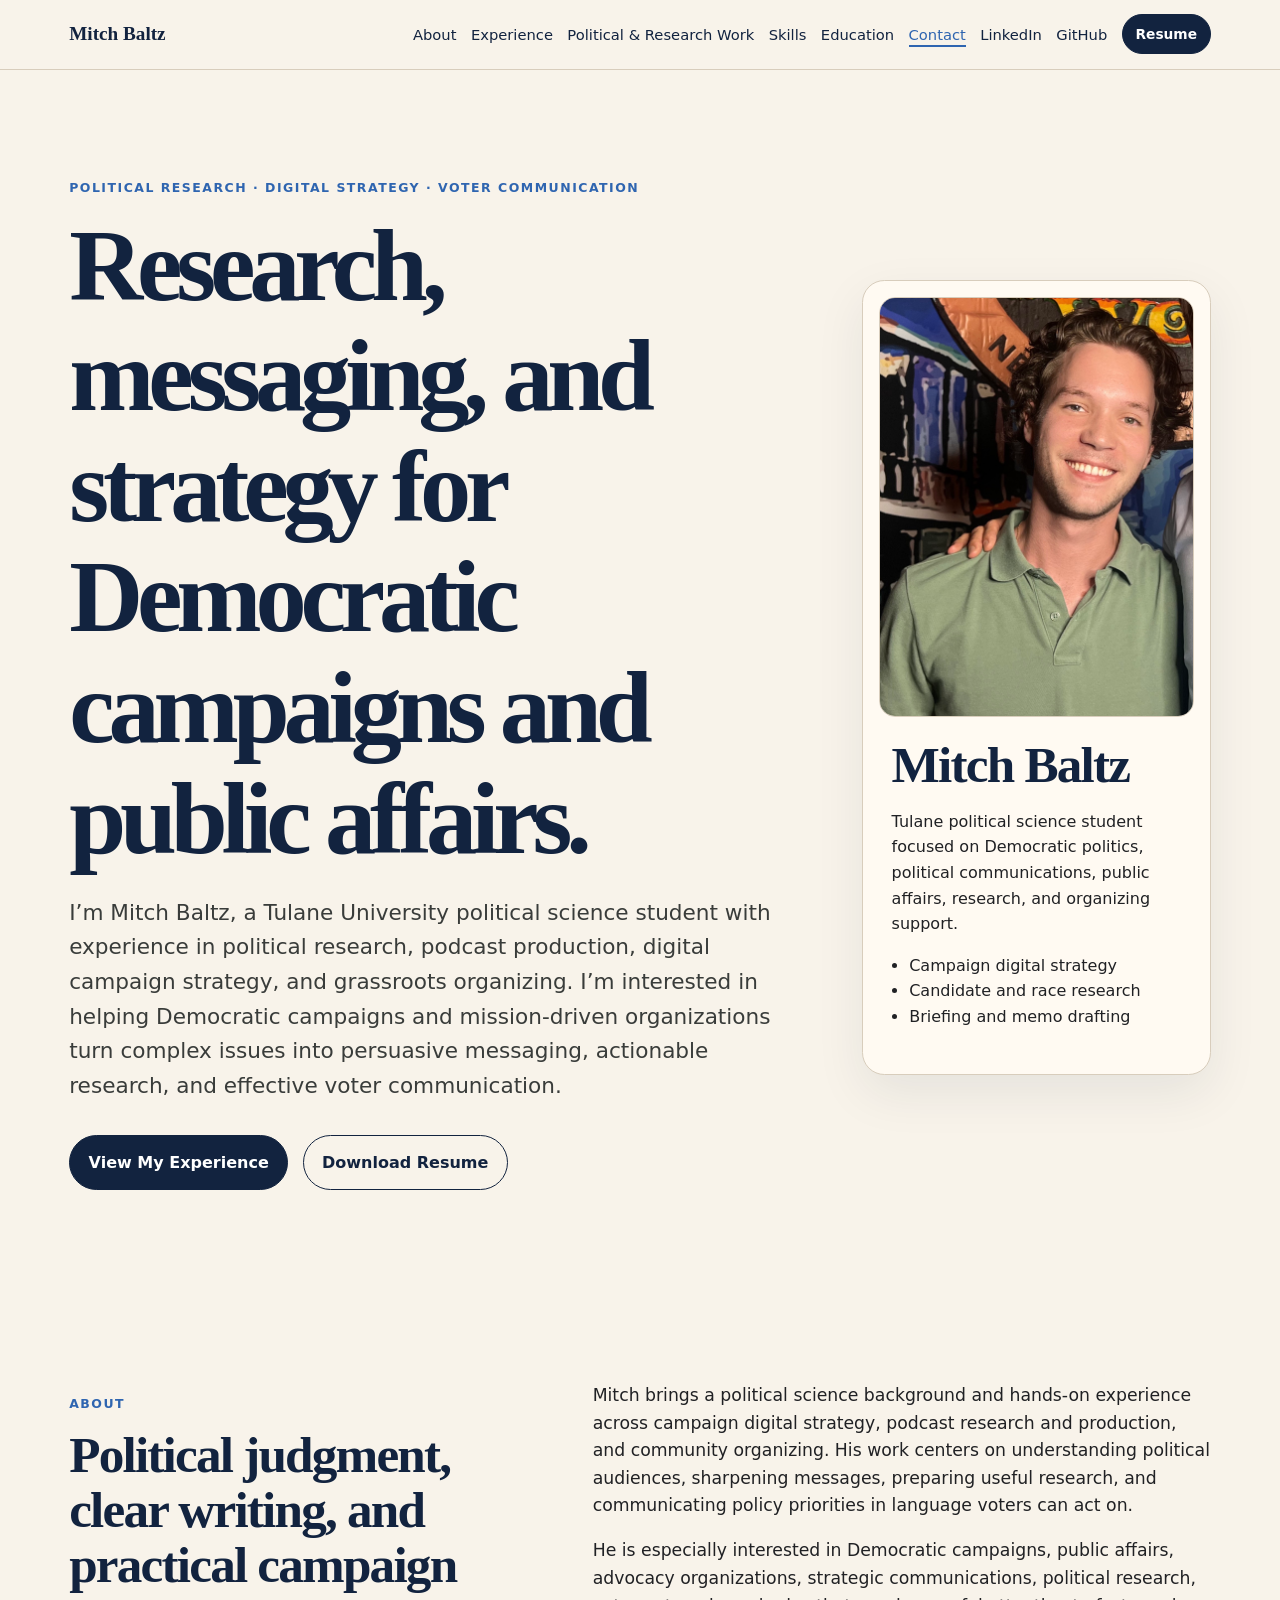
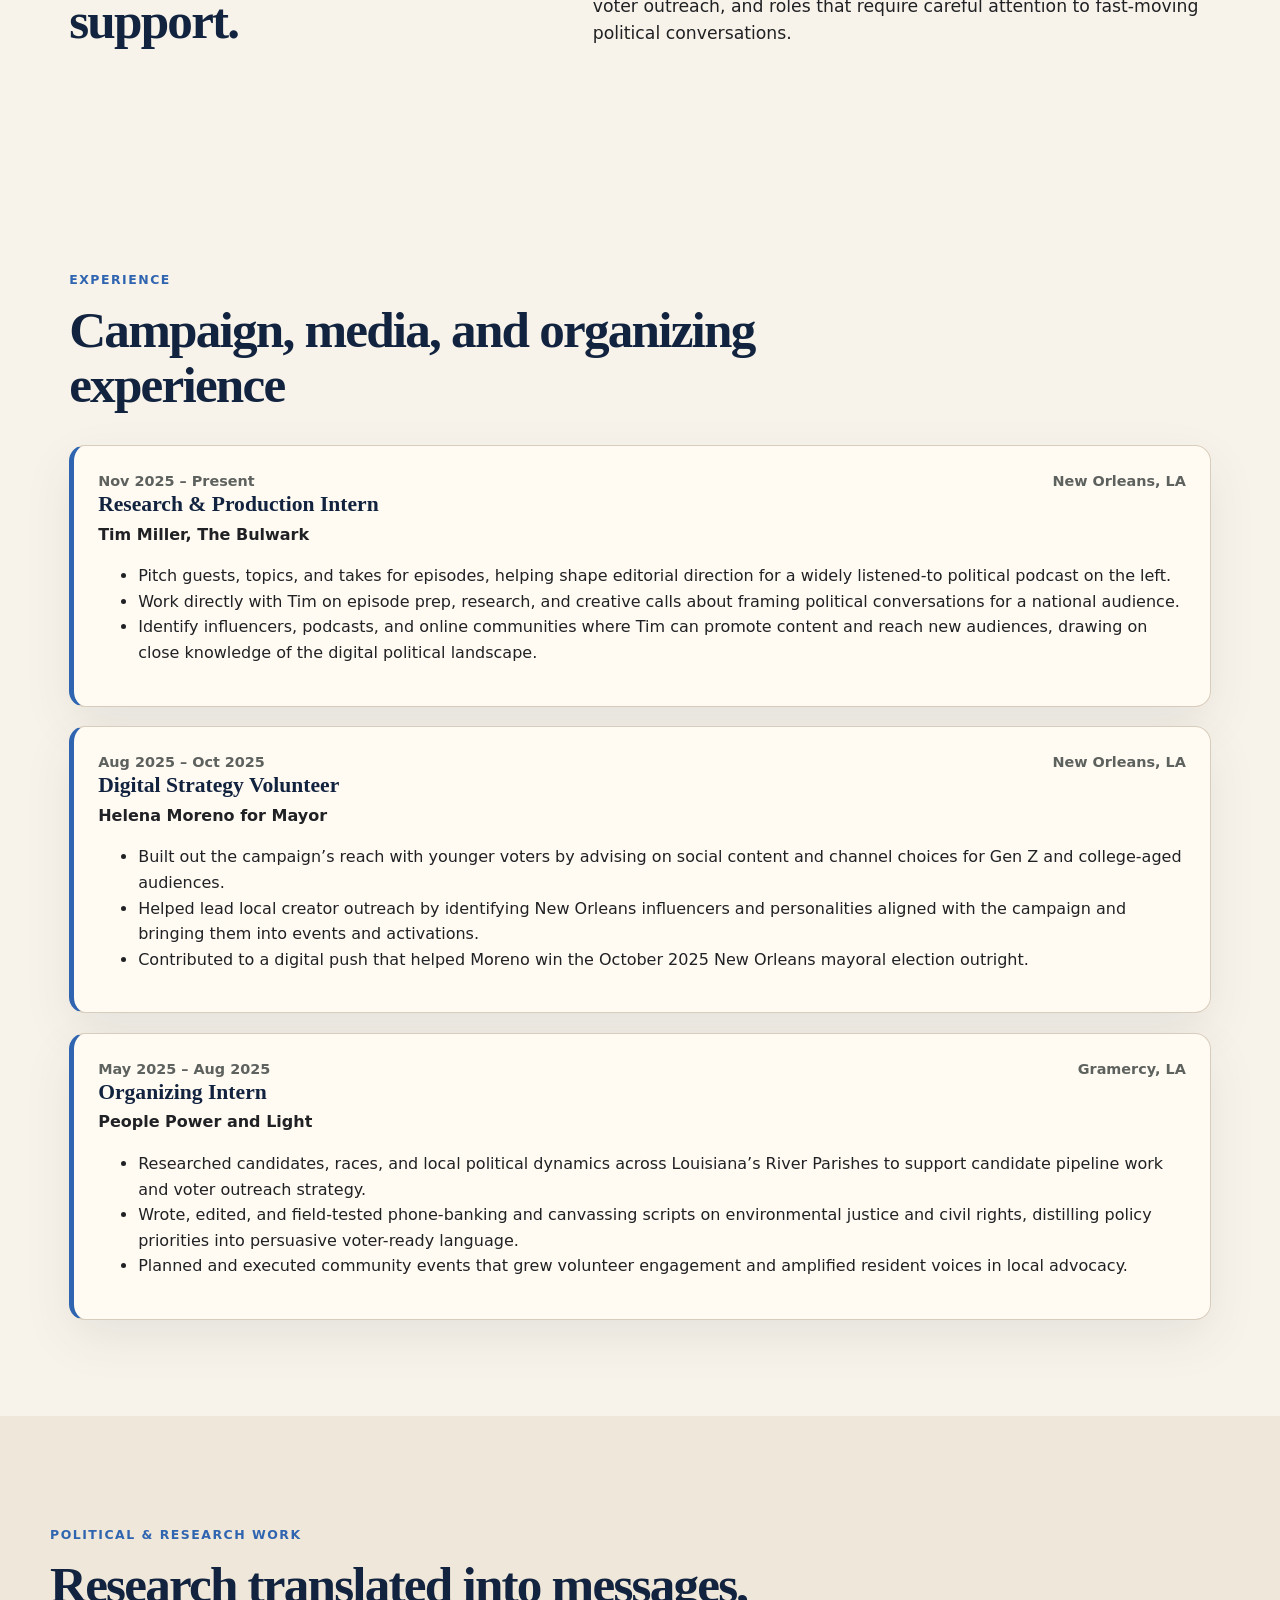
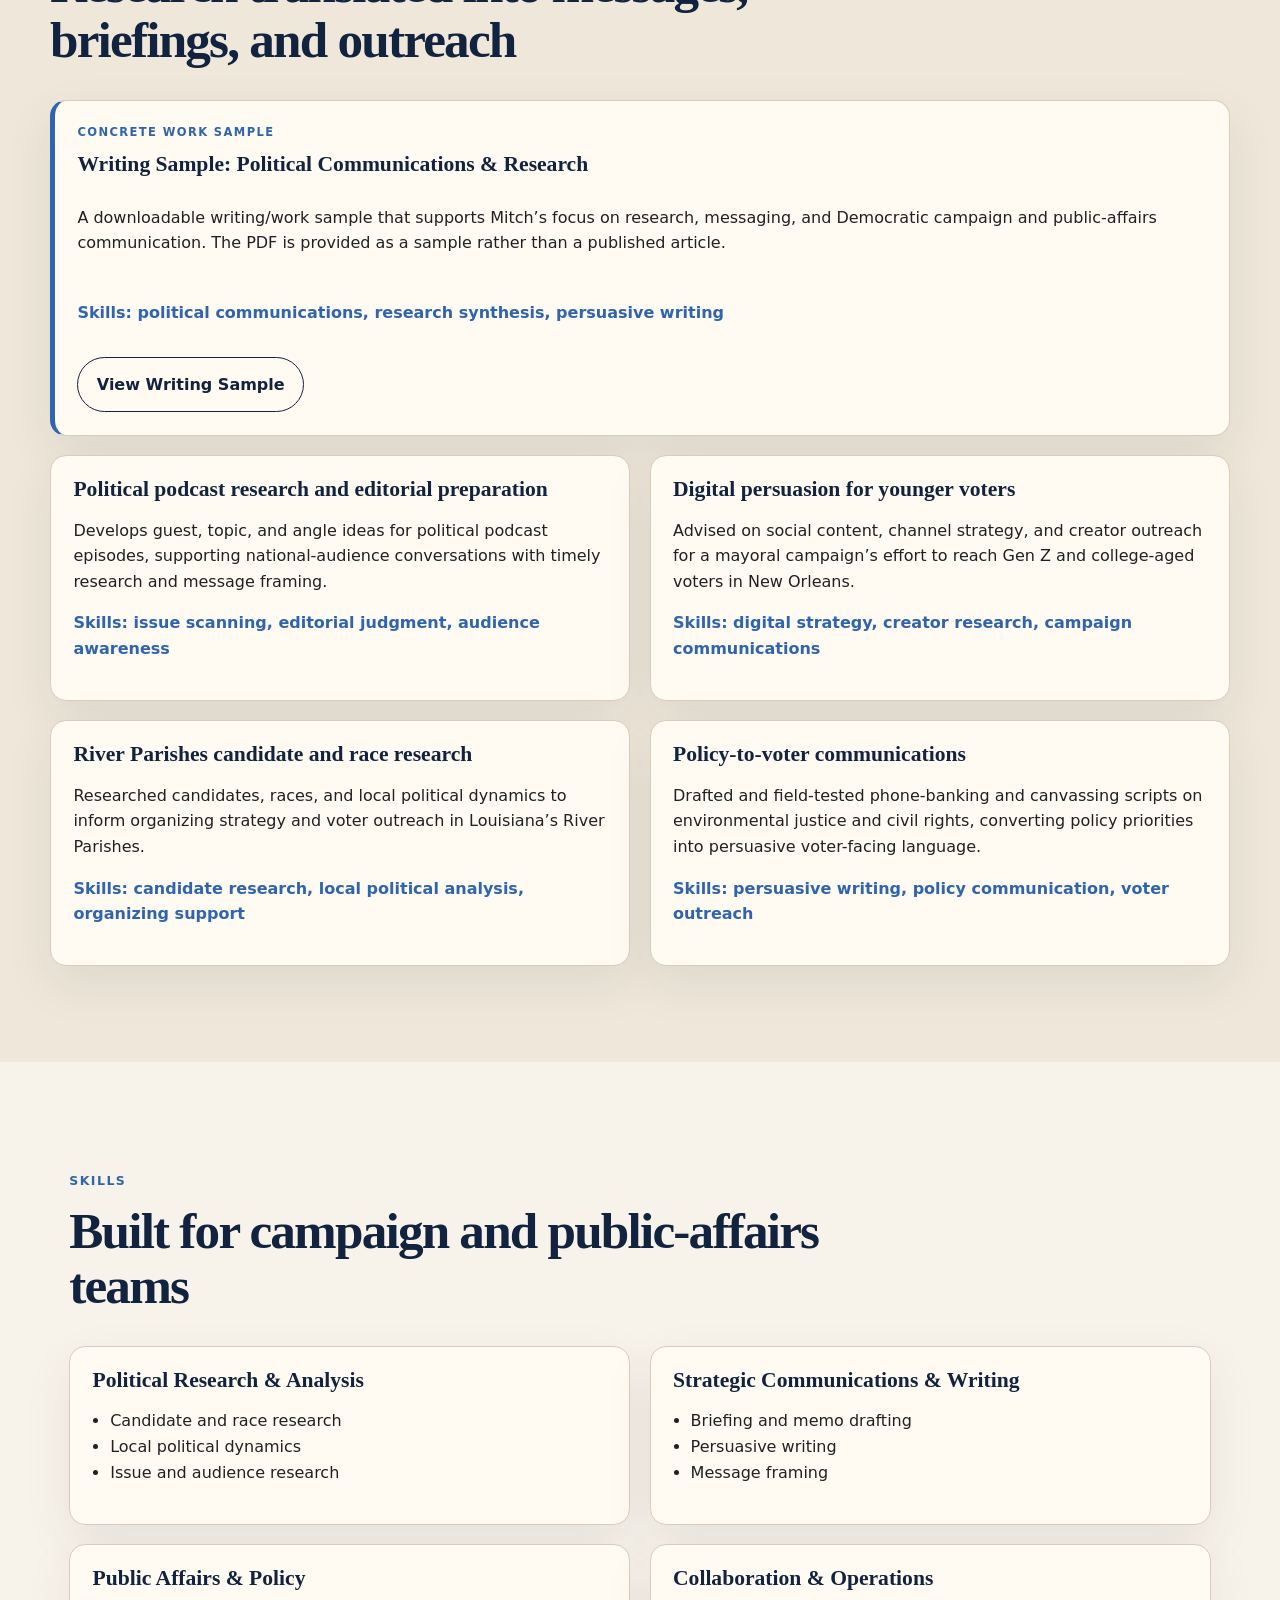
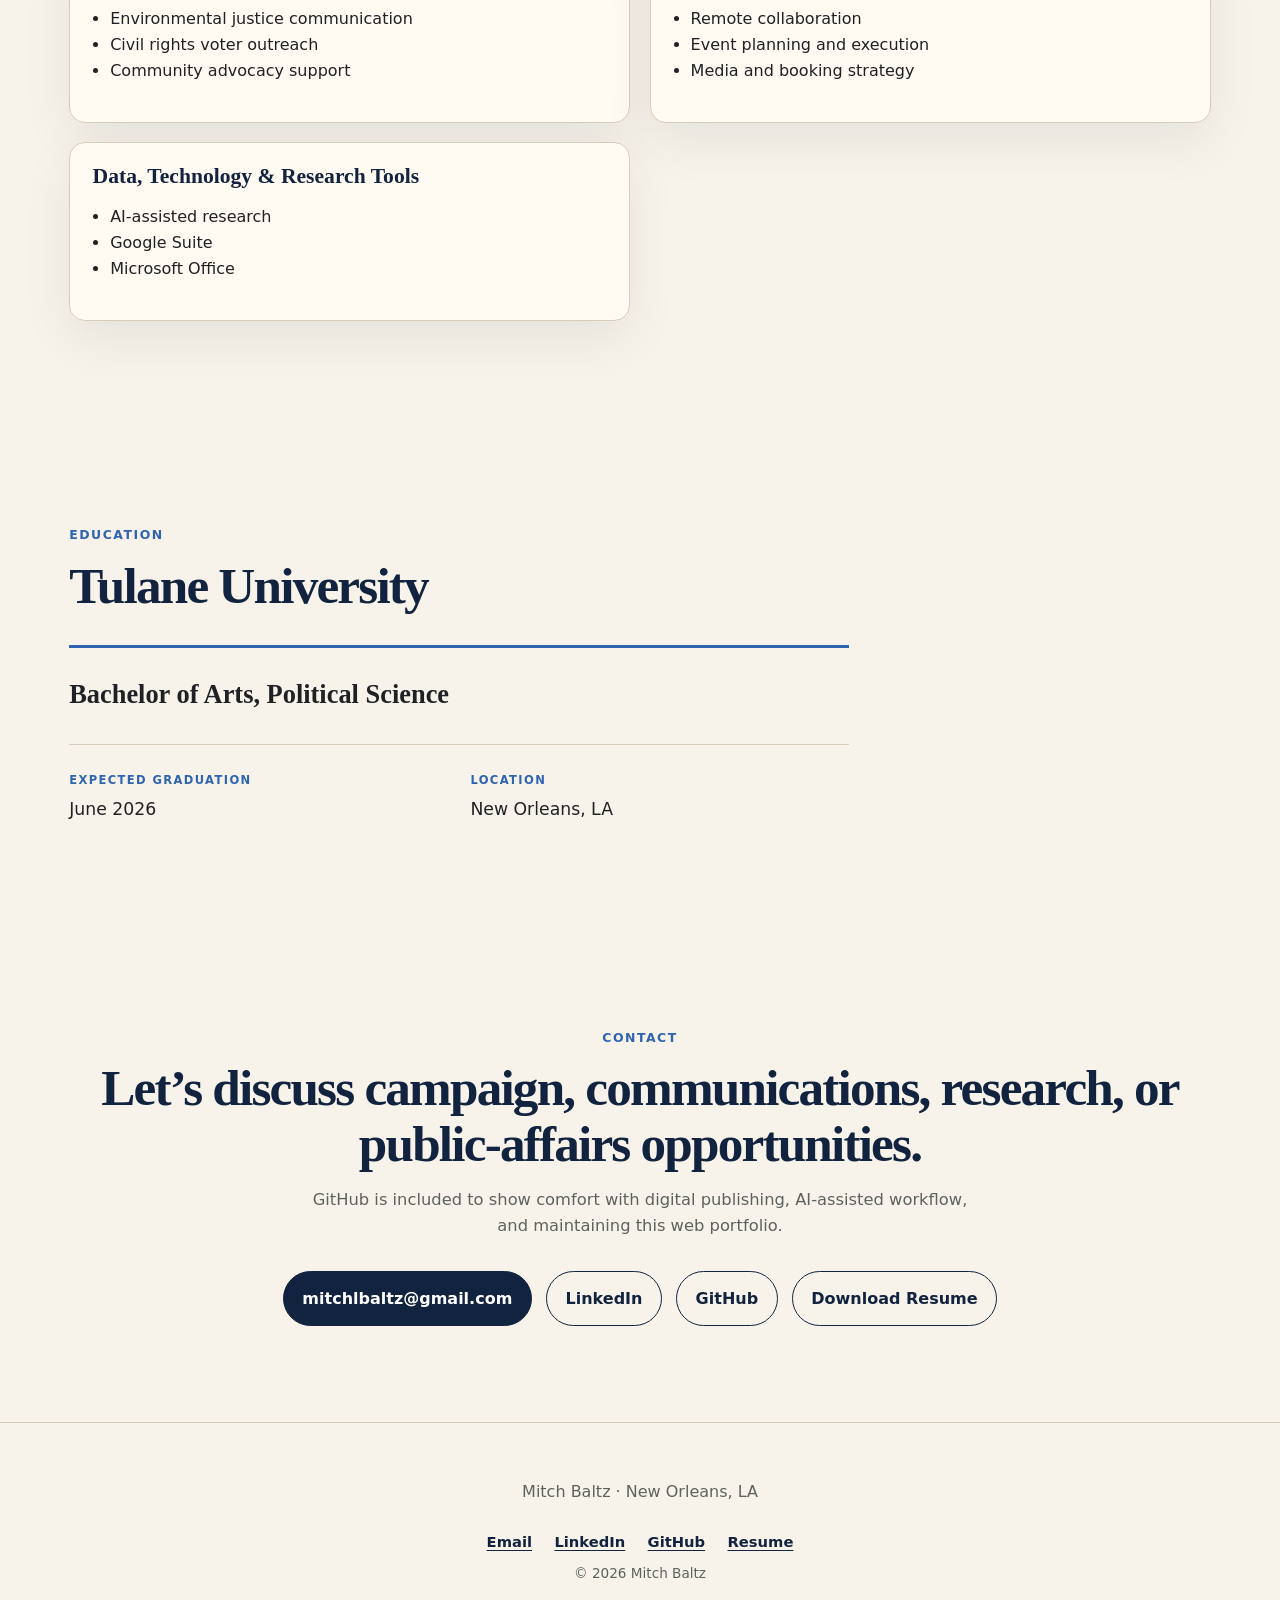
<file: index.html>
<!doctype html>
<html lang="en">
<head>
  <meta charset="utf-8">
  <meta name="viewport" content="width=device-width, initial-scale=1">
  <title>Mitch Baltz | Democratic Campaign Communications & Political Research</title>
  <meta name="description" content="Portfolio for Mitch Baltz, a Tulane political science student focused on Democratic campaign communications, political research, digital strategy, public affairs, and voter outreach.">
  <meta property="og:title" content="Mitch Baltz | Research, Messaging, and Strategy">
  <meta property="og:description" content="Research, messaging, and strategy for Democratic campaigns and public affairs.">
  <meta property="og:type" content="website">
  <meta property="og:url" content="./">
  <meta property="og:image" content="assets/favicon.svg">
  <meta property="og:image:alt" content="Monogram mark for Mitch Baltz">
  <meta name="twitter:card" content="summary">
  <meta name="theme-color" content="#12233f">
  <link rel="icon" href="assets/favicon.svg" type="image/svg+xml">
  <link rel="stylesheet" href="assets/styles.css">
</head>
<body>
  <a class="skip-link" href="#main">Skip to content</a>
  <header class="site-header">
    <nav class="nav" aria-label="Primary navigation">
      <a class="brand" href="#top" aria-label="Mitch Baltz home">Mitch Baltz</a>
      <button class="nav-toggle" type="button" aria-expanded="false" aria-controls="nav-menu">Menu</button>
      <ul id="nav-menu" class="nav-menu">
        <li><a href="#about">About</a></li>
        <li><a href="#experience">Experience</a></li>
        <li><a href="#research">Political &amp; Research Work</a></li>
        <li><a href="#skills">Skills</a></li>
        <li><a href="#education">Education</a></li>
        <li><a href="#contact">Contact</a></li>
        <li><a href="https://www.linkedin.com/in/mitchbaltz/" target="_blank" rel="noopener noreferrer">LinkedIn</a></li>
        <li><a href="https://github.com/mitchlbaltz/" target="_blank" rel="noopener noreferrer">GitHub</a></li>
        <li><a class="button button-small" href="assets/mitch-baltz-resume.pdf" download>Resume</a></li>
      </ul>
    </nav>
  </header>

  <main id="main">
    <section id="top" class="hero section">
      <div class="hero-copy">
        <p class="eyebrow">Political research · Digital strategy · Voter communication</p>
        <h1>Research, messaging, and strategy for Democratic campaigns and public affairs.</h1>
        <p class="intro">I’m Mitch Baltz, a Tulane University political science student with experience in political research, podcast production, digital campaign strategy, and grassroots organizing. I’m interested in helping Democratic campaigns and mission-driven organizations turn complex issues into persuasive messaging, actionable research, and effective voter communication.</p>
        <div class="button-row">
          <a class="button" href="#experience">View My Experience</a>
          <a class="button button-secondary" href="assets/mitch-baltz-resume.pdf" download>Download Resume</a>
        </div>
      </div>
      <aside class="hero-card profile-card" aria-label="Portfolio highlights">
        <img class="profile-photo" src="assets/mitch-baltz-photo.jpg" alt="Portrait of Mitch Baltz." width="420" height="420">
        <div class="profile-card-copy">
          <h2>Mitch Baltz</h2>
          <p>Tulane political science student focused on Democratic politics, political communications, public affairs, research, and organizing support.</p>
          <ul>
            <li>Campaign digital strategy</li>
            <li>Candidate and race research</li>
            <li>Briefing and memo drafting</li>
          </ul>
        </div>
      </aside>
    </section>

    <section id="about" class="section two-column">
      <div>
        <p class="section-kicker">About</p>
        <h2>Political judgment, clear writing, and practical campaign support.</h2>
      </div>
      <div class="prose">
        <p>Mitch brings a political science background and hands-on experience across campaign digital strategy, podcast research and production, and community organizing. His work centers on understanding political audiences, sharpening messages, preparing useful research, and communicating policy priorities in language voters can act on.</p>
        <p>He is especially interested in Democratic campaigns, public affairs, advocacy organizations, strategic communications, political research, voter outreach, and roles that require careful attention to fast-moving political conversations.</p>
      </div>
    </section>

    <section id="experience" class="section">
      <div class="section-heading">
        <p class="section-kicker">Experience</p>
        <h2>Campaign, media, and organizing experience</h2>
      </div>
      <div class="timeline">
        <article class="role-card">
          <div class="role-meta"><span>Nov 2025 – Present</span><span>New Orleans, LA</span></div>
          <h3>Research &amp; Production Intern</h3>
          <p class="organization">Tim Miller, The Bulwark</p>
          <ul>
            <li>Pitch guests, topics, and takes for episodes, helping shape editorial direction for a widely listened-to political podcast on the left.</li>
            <li>Work directly with Tim on episode prep, research, and creative calls about framing political conversations for a national audience.</li>
            <li>Identify influencers, podcasts, and online communities where Tim can promote content and reach new audiences, drawing on close knowledge of the digital political landscape.</li>
          </ul>
        </article>
        <article class="role-card">
          <div class="role-meta"><span>Aug 2025 – Oct 2025</span><span>New Orleans, LA</span></div>
          <h3>Digital Strategy Volunteer</h3>
          <p class="organization">Helena Moreno for Mayor</p>
          <ul>
            <li>Built out the campaign’s reach with younger voters by advising on social content and channel choices for Gen Z and college-aged audiences.</li>
            <li>Helped lead local creator outreach by identifying New Orleans influencers and personalities aligned with the campaign and bringing them into events and activations.</li>
            <li>Contributed to a digital push that helped Moreno win the October 2025 New Orleans mayoral election outright.</li>
          </ul>
        </article>
        <article class="role-card">
          <div class="role-meta"><span>May 2025 – Aug 2025</span><span>Gramercy, LA</span></div>
          <h3>Organizing Intern</h3>
          <p class="organization">People Power and Light</p>
          <ul>
            <li>Researched candidates, races, and local political dynamics across Louisiana’s River Parishes to support candidate pipeline work and voter outreach strategy.</li>
            <li>Wrote, edited, and field-tested phone-banking and canvassing scripts on environmental justice and civil rights, distilling policy priorities into persuasive voter-ready language.</li>
            <li>Planned and executed community events that grew volunteer engagement and amplified resident voices in local advocacy.</li>
          </ul>
        </article>
      </div>
    </section>

    <section id="research" class="section muted">
      <div class="section-heading">
        <p class="section-kicker">Political &amp; Research Work</p>
        <h2>Research translated into messages, briefings, and outreach</h2>
      </div>
      <div class="project-grid">
        <article class="project-card featured-sample">
          <p class="sample-label">Concrete work sample</p>
          <h3>Writing Sample: Political Communications &amp; Research</h3>
          <p>A downloadable writing/work sample that supports Mitch’s focus on research, messaging, and Democratic campaign and public-affairs communication. The PDF is provided as a sample rather than a published article.</p>
          <p class="tagline">Skills: political communications, research synthesis, persuasive writing</p>
          <a class="button button-secondary" href="assets/writing-sample.pdf" target="_blank" rel="noopener noreferrer">View Writing Sample</a>
        </article>
        <article class="project-card"><h3>Political podcast research and editorial preparation</h3><p>Develops guest, topic, and angle ideas for political podcast episodes, supporting national-audience conversations with timely research and message framing.</p><p class="tagline">Skills: issue scanning, editorial judgment, audience awareness</p></article>
        <article class="project-card"><h3>Digital persuasion for younger voters</h3><p>Advised on social content, channel strategy, and creator outreach for a mayoral campaign’s effort to reach Gen Z and college-aged voters in New Orleans.</p><p class="tagline">Skills: digital strategy, creator research, campaign communications</p></article>
        <article class="project-card"><h3>River Parishes candidate and race research</h3><p>Researched candidates, races, and local political dynamics to inform organizing strategy and voter outreach in Louisiana’s River Parishes.</p><p class="tagline">Skills: candidate research, local political analysis, organizing support</p></article>
        <article class="project-card"><h3>Policy-to-voter communications</h3><p>Drafted and field-tested phone-banking and canvassing scripts on environmental justice and civil rights, converting policy priorities into persuasive voter-facing language.</p><p class="tagline">Skills: persuasive writing, policy communication, voter outreach</p></article>
      </div>
    </section>

    <section id="skills" class="section">
      <div class="section-heading"><p class="section-kicker">Skills</p><h2>Built for campaign and public-affairs teams</h2></div>
      <div class="skills-grid">
        <div><h3>Political Research &amp; Analysis</h3><ul><li>Candidate and race research</li><li>Local political dynamics</li><li>Issue and audience research</li></ul></div>
        <div><h3>Strategic Communications &amp; Writing</h3><ul><li>Briefing and memo drafting</li><li>Persuasive writing</li><li>Message framing</li></ul></div>
        <div><h3>Public Affairs &amp; Policy</h3><ul><li>Environmental justice communication</li><li>Civil rights voter outreach</li><li>Community advocacy support</li></ul></div>
        <div><h3>Collaboration &amp; Operations</h3><ul><li>Remote collaboration</li><li>Event planning and execution</li><li>Media and booking strategy</li></ul></div>
        <div><h3>Data, Technology &amp; Research Tools</h3><ul><li>AI-assisted research</li><li>Google Suite</li><li>Microsoft Office</li></ul></div>
      </div>
    </section>

    <section id="education" class="section">
      <div class="section-heading">
        <p class="section-kicker">Education</p>
        <h2>Tulane University</h2>
      </div>
      <div class="education">
        <p class="education-degree">Bachelor of Arts, Political Science</p>
        <dl class="education-facts">
          <div class="education-fact">
            <dt>Expected graduation</dt>
            <dd>June 2026</dd>
          </div>
          <div class="education-fact">
            <dt>Location</dt>
            <dd>New Orleans, LA</dd>
          </div>
        </dl>
      </div>
    </section>

    <section id="contact" class="section contact">
      <p class="section-kicker">Contact</p>
      <h2>Let’s discuss campaign, communications, research, or public-affairs opportunities.</h2>
      <p class="contact-note">GitHub is included to show comfort with digital publishing, AI-assisted workflow, and maintaining this web portfolio.</p>
      <div class="button-row centered">
        <a class="button" href="mailto:mitchlbaltz@gmail.com">mitchlbaltz@gmail.com</a>
        <a class="button button-secondary" href="https://www.linkedin.com/in/mitchbaltz/" target="_blank" rel="noopener noreferrer">LinkedIn</a>
        <a class="button button-secondary" href="https://github.com/mitchlbaltz/" target="_blank" rel="noopener noreferrer">GitHub</a>
        <a class="button button-secondary" href="assets/mitch-baltz-resume.pdf" download>Download Resume</a>
      </div>
    </section>
  </main>

  <footer class="site-footer">
    <p>Mitch Baltz · New Orleans, LA</p>
    <p class="footer-links">
      <a href="mailto:mitchlbaltz@gmail.com">Email</a>
      <a href="https://www.linkedin.com/in/mitchbaltz/" target="_blank" rel="noopener noreferrer">LinkedIn</a>
      <a href="https://github.com/mitchlbaltz/" target="_blank" rel="noopener noreferrer">GitHub</a>
      <a href="assets/mitch-baltz-resume.pdf" download>Resume</a>
    </p>
    <p class="footer-fine">&copy; 2026 Mitch Baltz</p>
  </footer>
  <script src="assets/script.js"></script>
</body>
</html>
</file>
<file: assets/styles.css>
:root{--paper:#f8f3ea;--paper-2:#efe7d9;--ink:#202124;--muted:#5e625f;--navy:#12233f;--blue:#2f65b0;--line:#d8cdbc;--white:#fffaf2;--focus:#b05f2f}*{box-sizing:border-box}html{scroll-behavior:smooth}body{margin:0;background:var(--paper);color:var(--ink);font-family:Inter,ui-sans-serif,system-ui,-apple-system,BlinkMacSystemFont,"Segoe UI",sans-serif;line-height:1.6}h1,h2,h3{font-family:Georgia,"Times New Roman",serif;color:var(--navy);line-height:1.08;margin:0}h1{font-size:clamp(2.8rem,8vw,6.8rem);letter-spacing:-.06em}h2{font-size:clamp(2rem,4vw,3.8rem);letter-spacing:-.035em}h3{font-size:1.35rem}a{color:var(--navy);text-decoration-thickness:.08em;text-underline-offset:.22em}a:focus-visible,button:focus-visible{outline:3px solid var(--focus);outline-offset:4px}.skip-link{left:1rem;position:absolute;top:-10rem;z-index:30;background:var(--navy);color:white;padding:.75rem 1rem}.skip-link:focus{top:1rem}.site-header{position:sticky;top:0;z-index:20;background:rgba(248,243,234,.94);backdrop-filter:blur(12px);border-bottom:1px solid var(--line)}.nav{max-width:1180px;margin:auto;padding:.9rem 1.2rem;display:flex;align-items:center;justify-content:space-between;gap:1rem}.brand{font-family:Georgia,serif;font-weight:700;text-decoration:none;font-size:1.2rem}.nav-menu{display:flex;align-items:center;gap:.9rem;list-style:none;margin:0;padding:0}.nav-menu a:not(.button){font-size:.92rem;text-decoration:none;padding-bottom:.15rem;border-bottom:2px solid transparent}.nav-menu a:not(.button):hover{border-bottom-color:var(--line)}.nav-menu a[aria-current="true"]{border-bottom-color:var(--blue);color:var(--blue)}.nav-toggle{display:none;border:1px solid var(--line);background:var(--white);border-radius:999px;padding:.55rem .9rem;color:var(--navy);font-weight:700}.section{max-width:1180px;margin:auto;padding:6rem 1.2rem}.hero{min-height:calc(100vh - 72px);display:grid;grid-template-columns:minmax(0,1.6fr) minmax(280px,.75fr);align-items:center;gap:3rem}.eyebrow,.section-kicker{color:var(--blue);font-weight:800;letter-spacing:.12em;text-transform:uppercase;font-size:.78rem}.intro{font-size:clamp(1.12rem,2vw,1.35rem);max-width:780px;color:#393c3a}.button-row{display:flex;gap:.9rem;flex-wrap:wrap;margin-top:2rem}.button{display:inline-flex;align-items:center;justify-content:center;border:1px solid var(--navy);background:var(--navy);color:white;text-decoration:none;border-radius:999px;padding:.85rem 1.15rem;font-weight:800}.button:hover{background:#1d355f}.button-secondary{background:transparent;color:var(--navy)}.button-secondary:hover{background:var(--paper-2)}.button-small{padding:.5rem .8rem;font-size:.86rem}.hero-card,.role-card,.project-card,.skills-grid>div{background:var(--white);border:1px solid var(--line);box-shadow:0 18px 50px rgba(18,35,63,.08)}.hero-card{padding:1rem;border-radius:1.4rem;overflow:hidden}.profile-card{display:grid;gap:1.25rem}.profile-photo{width:100%;aspect-ratio:1/1;object-fit:cover;object-position:center;border-radius:1rem;border:1px solid var(--line);background:var(--paper-2)}.profile-card-copy{padding:0 .8rem .8rem}.hero-card ul{padding-left:1.1rem}.two-column{display:grid;grid-template-columns:1fr 1.3fr;gap:3rem}.prose p{font-size:1.08rem;margin-top:0}.section-heading{margin-bottom:2rem;max-width:820px}.timeline{display:grid;gap:1.2rem}.role-card{border-left:5px solid var(--blue);padding:1.5rem;border-radius:1rem}.role-meta{display:flex;justify-content:space-between;gap:1rem;flex-wrap:wrap;color:var(--muted);font-weight:750;font-size:.9rem}.organization{font-weight:800;color:var(--ink);margin:.35rem 0 1rem}.muted{max-width:none;background:var(--paper-2);padding-left:max(1.2rem,calc((100vw - 1180px)/2));padding-right:max(1.2rem,calc((100vw - 1180px)/2))}.project-grid,.skills-grid{display:grid;grid-template-columns:repeat(2,minmax(0,1fr));gap:1.2rem}.project-card,.skills-grid>div{padding:1.4rem;border-radius:1rem}.featured-sample{grid-column:1/-1;border-left:5px solid var(--blue);display:grid;gap:.75rem}.featured-sample .button{justify-self:start;margin-top:.25rem}.sample-label{margin:0;color:var(--blue);font-weight:800;letter-spacing:.12em;text-transform:uppercase;font-size:.72rem}.tagline{font-weight:800;color:var(--blue)}.skills-grid ul{padding-left:1.1rem}.education{max-width:780px;border-top:3px solid var(--blue);padding-top:1.6rem}.education-degree{font-family:Georgia,"Times New Roman",serif;font-size:clamp(1.3rem,2.4vw,1.65rem);color:var(--ink);margin:0 0 1.8rem;font-weight:600}.education-facts{display:grid;grid-template-columns:repeat(2,minmax(0,1fr));gap:1.4rem;margin:0;padding-top:1.6rem;border-top:1px solid var(--line)}.education-fact dt{color:var(--blue);font-weight:800;letter-spacing:.12em;text-transform:uppercase;font-size:.72rem;margin-bottom:.4rem}.education-fact dd{margin:0;font-size:1.08rem;color:var(--ink)}.contact{text-align:center}.contact-note{max-width:680px;margin:1rem auto 0;color:var(--muted);font-size:1.02rem}.centered{justify-content:center}.site-footer{text-align:center;padding:2.5rem 1rem;border-top:1px solid var(--line);color:var(--muted);display:flex;flex-direction:column;gap:.6rem}.footer-links{display:flex;justify-content:center;flex-wrap:wrap;gap:1.4rem;margin:0}.footer-links a{color:var(--navy);font-weight:700;font-size:.92rem}.footer-fine{margin:0;font-size:.85rem}
@media (max-width:760px){.nav-toggle{display:inline-flex}.nav-menu{position:absolute;left:1rem;right:1rem;top:calc(100% + .5rem);display:none;flex-direction:column;align-items:stretch;background:var(--white);border:1px solid var(--line);border-radius:1rem;padding:1rem}.nav-menu.is-open{display:flex}.nav-menu a{display:block;padding:.45rem}.hero,.two-column,.project-grid,.skills-grid{grid-template-columns:1fr}.section{padding:4.5rem 1rem}.hero{min-height:auto;padding-top:5rem}.role-meta{display:block}.button-row{flex-direction:column}.button{width:100%}.profile-card{max-width:26rem;margin-inline:auto}.featured-sample .button{justify-self:stretch}}@media (prefers-reduced-motion:reduce){*,*::before,*::after{scroll-behavior:auto!important;transition:none!important;animation:none!important}}
</file>
